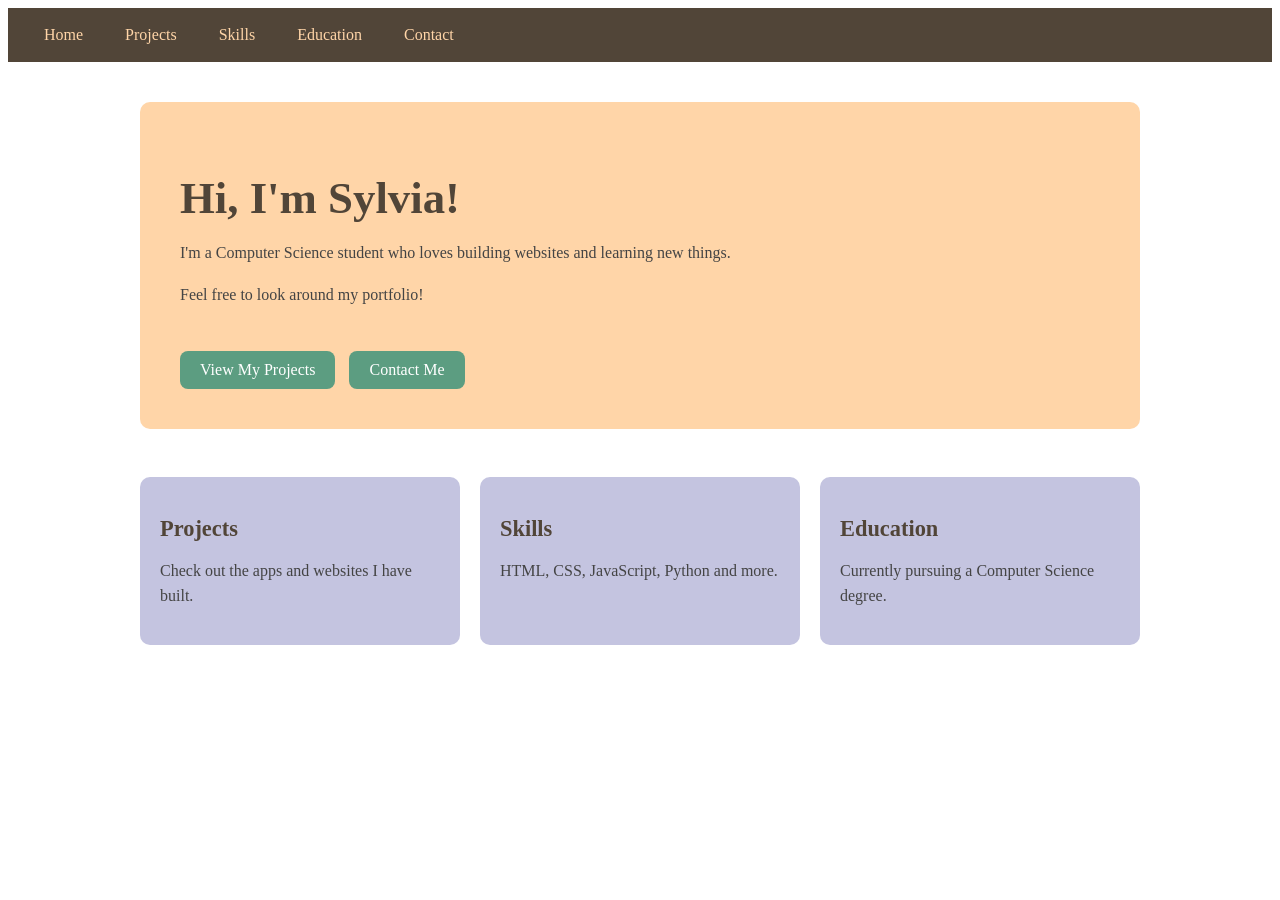
<file: index.html>
<!DOCTYPE html>
<html lang="en">
<head>
    <meta charset="UTF-8">
    <meta name="viewport" content="width=device-width, initial-scale=1.0">
    <title>Sylvia's Portfolio</title>
    <link rel="stylesheet" href="style.css">
</head>
<body>

    <nav class="nav-bar">
        <ul>
            <li><a href="index.html">Home</a></li>
            <li><a href="projects.html">Projects</a></li>
            <li><a href="skills.html">Skills</a></li>
            <li><a href="education.html">Education</a></li>
            <li><a href="contact.html">Contact</a></li>
        </ul>
    </nav>

    <div class="container">

        <div class="home-section">
            <h1>Hi, I'm Sylvia!</h1>
            <p>I'm a Computer Science student who loves building websites and learning new things.</p>
            <p>Feel free to look around my portfolio!</p>
            <br>
            <a href="projects.html" class="btn">View My Projects</a>
            <a href="contact.html" class="btn">Contact Me</a>
        </div>

        <br>

        <div class="cards-row">
            <div class="card">
                <h2>Projects</h2>
                <p>Check out the apps and websites I have built.</p>
            </div>
            <div class="card">
                <h2>Skills</h2>
                <p>HTML, CSS, JavaScript, Python and more.</p>
            </div>
            <div class="card">
                <h2>Education</h2>
                <p>Currently pursuing a Computer Science degree.</p>
            </div>
        </div>

    </div>

</body>
</html>
</file>
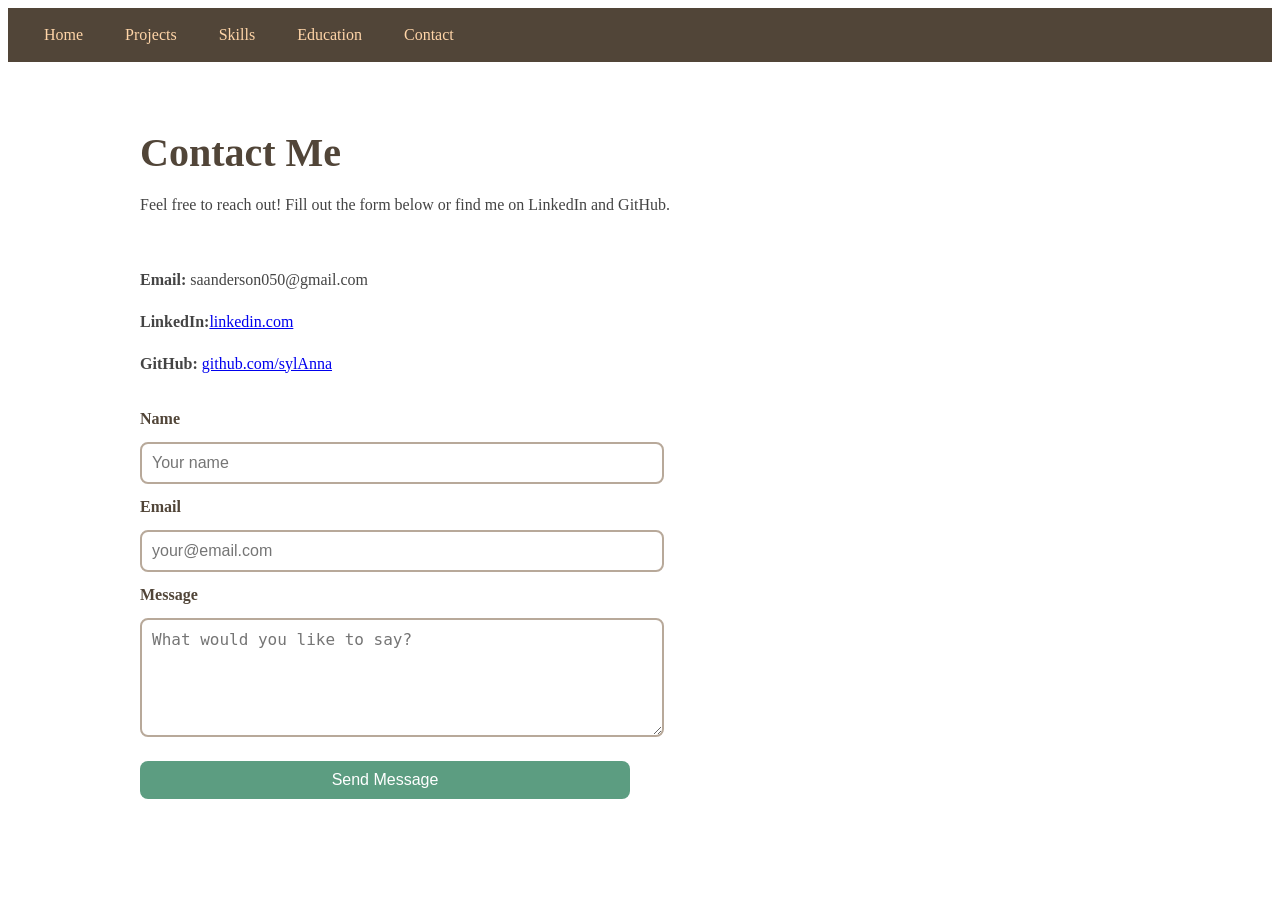
<file: contact.html>
<!DOCTYPE html>
<html lang="en">
<head>
    <meta charset="UTF-8">
    <meta name="viewport" content="width=device-width, initial-scale=1.0">
    <title>Sylvia's Portfolio - Contact</title>
    <link rel="stylesheet" href="style.css">
</head>
<body>

    <nav class="nav-bar">
        <ul>
            <li><a href="index.html">Home</a></li>
            <li><a href="projects.html">Projects</a></li>
            <li><a href="skills.html">Skills</a></li>
            <li><a href="education.html">Education</a></li>
            <li><a href="contact.html">Contact</a></li>
        </ul>
    </nav>

    <div class="container">

        <h1>Contact Me</h1>
        <p>Feel free to reach out! Fill out the form below or find me on LinkedIn and GitHub.</p>
        <br>

        <p><strong>Email:</strong> saanderson050@gmail.com</p>
        <p><strong>LinkedIn:</strong><a href="https://www.linkedin.com/in/sylvia-anderson-37778137b/">linkedin.com</a></p>
        <p><strong>GitHub:</strong> <a href="https://github.com/SylAnna">github.com/sylAnna</a></p>
        <br>

        <form class="contact-form" id="contactForm">
            <label for="name">Name</label>
            <input type="text" id="name" placeholder="Your name" required>

            <label for="email">Email</label>
            <input type="email" id="email" placeholder="your@email.com" required>

            <label for="message">Message</label>
            <textarea id="message" rows="5" placeholder="What would you like to say?" required></textarea>

            <button type="submit" class="btn">Send Message</button>
            <p class="success-msg" id="successMsg">Message sent! I will get back to you soon.</p>
        </form>

    </div>

    <script src="scripts.js"></script>
</body>
</html>
</file>
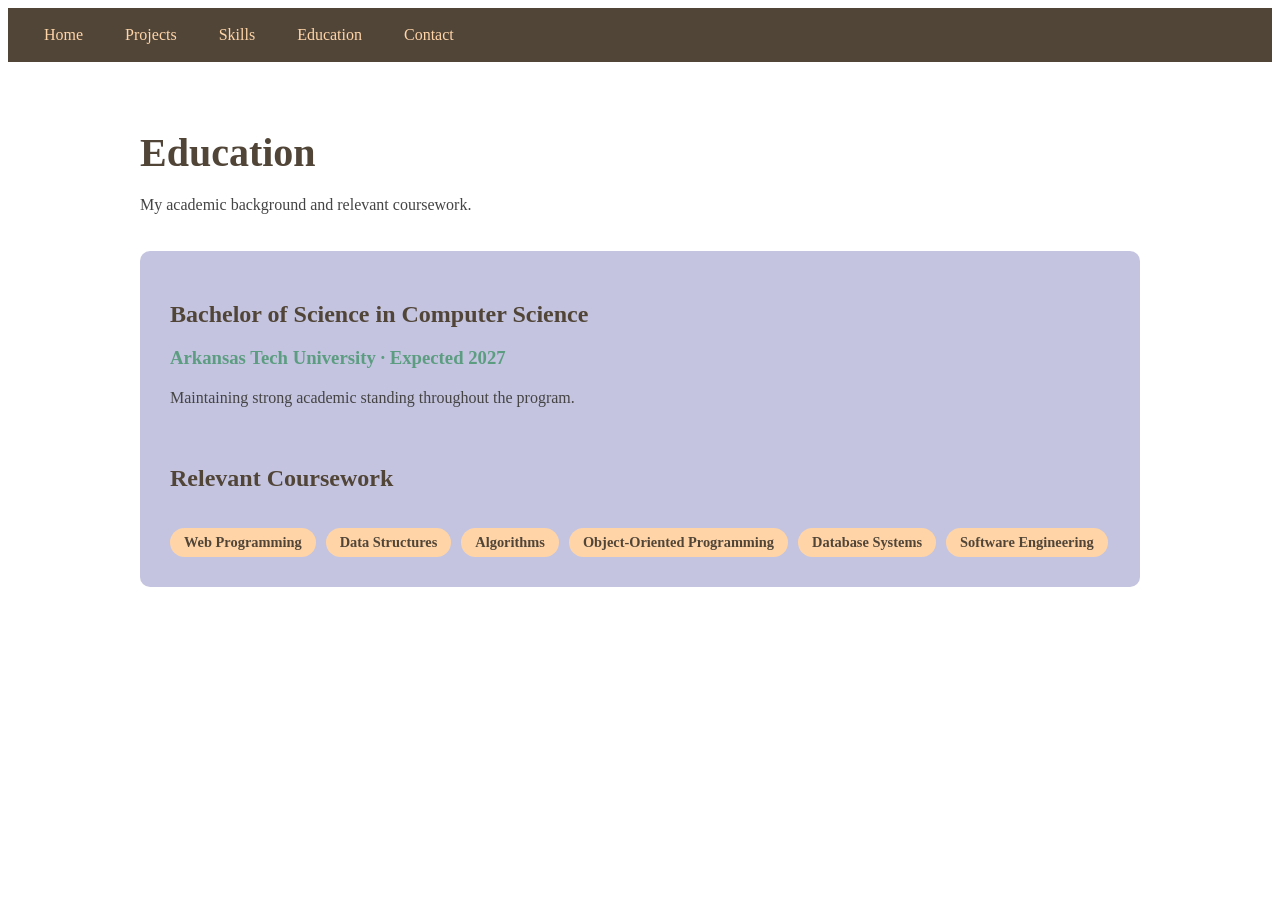
<file: education.html>
<!DOCTYPE html>
<html lang="en">
<head>
    <meta charset="UTF-8">
    <meta name="viewport" content="width=device-width, initial-scale=1.0">
    <title>Sylvia's Portfolio - Education</title>
    <link rel="stylesheet" href="style.css">
</head>
<body>

    <nav class="nav-bar">
        <ul>
            <li><a href="index.html">Home</a></li>
            <li><a href="projects.html">Projects</a></li>
            <li><a href="skills.html">Skills</a></li>
            <li><a href="education.html">Education</a></li>
            <li><a href="contact.html">Contact</a></li>
        </ul>
    </nav>

    <div class="container">

        <h1>Education</h1>
        <p>My academic background and relevant coursework.</p>
        <br>

        <div class="edu-card">
            <h2>Bachelor of Science in Computer Science</h2>
            <h3>Arkansas Tech University &middot Expected 2027</h3>
            <p>Maintaining strong academic standing throughout the program.</p>
            <br>
            <h2>Relevant Coursework</h2>
            <br>
            <div class="tags">
                <span class="tag">Web Programming</span>
                <span class="tag">Data Structures</span>
                <span class="tag">Algorithms</span>
                <span class="tag">Object-Oriented Programming</span>
                <span class="tag">Database Systems</span>
                <span class="tag">Software Engineering</span>
            </div>
        </div>

    </div>

</body>
</html>
</file>
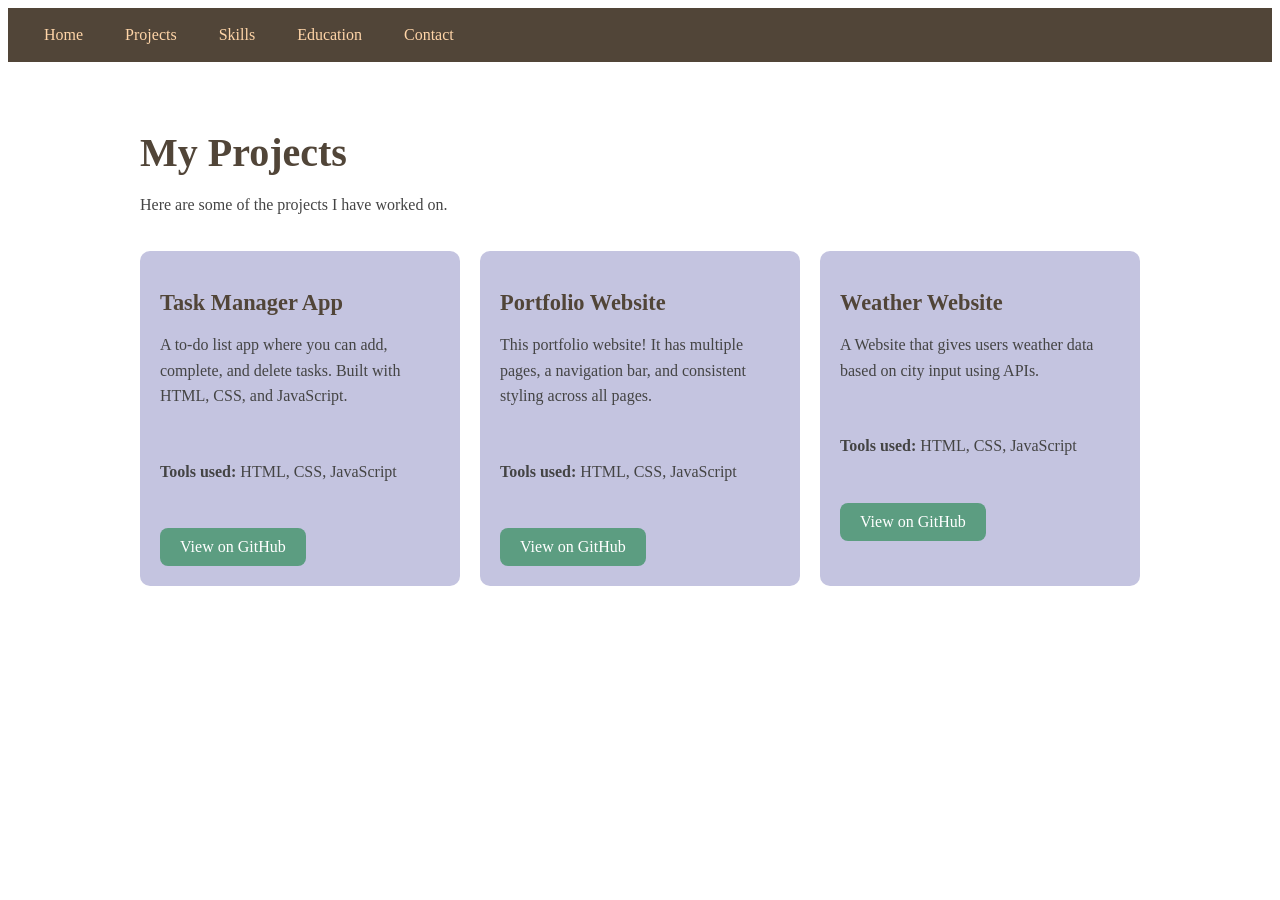
<file: projects.html>
<!DOCTYPE html>
<html lang="en">
<head>
    <meta charset="UTF-8">
    <meta name="viewport" content="width=device-width, initial-scale=1.0">
    <title>Sylvia's Portfolio - Projects</title>
    <link rel="stylesheet" href="style.css">
</head>
<body>

    <nav class="nav-bar">
        <ul>
            <li><a href="index.html">Home</a></li>
            <li><a href="projects.html">Projects</a></li>
            <li><a href="skills.html">Skills</a></li>
            <li><a href="education.html">Education</a></li>
            <li><a href="contact.html">Contact</a></li>
        </ul>
    </nav>

    <div class="container">

        <h1>My Projects</h1>
        <p>Here are some of the projects I have worked on.</p>
        <br>

        <div class="cards-row">

            <div class="card">
                <h2>Task Manager App</h2>
                <p>A to-do list app where you can add, complete, and delete tasks. Built with HTML, CSS, and JavaScript.</p>
                <br>
                <p><strong>Tools used:</strong> HTML, CSS, JavaScript</p>
                <br>
                <a href="#" class="btn">View on GitHub</a>
            </div>

            <div class="card">
                <h2>Portfolio Website</h2>
                <p>This portfolio website! It has multiple pages, a navigation bar, and consistent styling across all pages.</p>
                <br>
                <p><strong>Tools used:</strong> HTML, CSS, JavaScript</p>
                <br>
                <a href="#" class="btn">View on GitHub</a>
            </div>

            <div class="card">
                <h2>Weather Website</h2>
                <p>A Website that gives users weather data based on city input using APIs.</p>
                <br>
                <p><strong>Tools used:</strong> HTML, CSS, JavaScript</p>
                <br>
                <a href="#" class="btn">View on GitHub</a>
            </div>

        </div>

    </div>

</body>
</html>
</file>
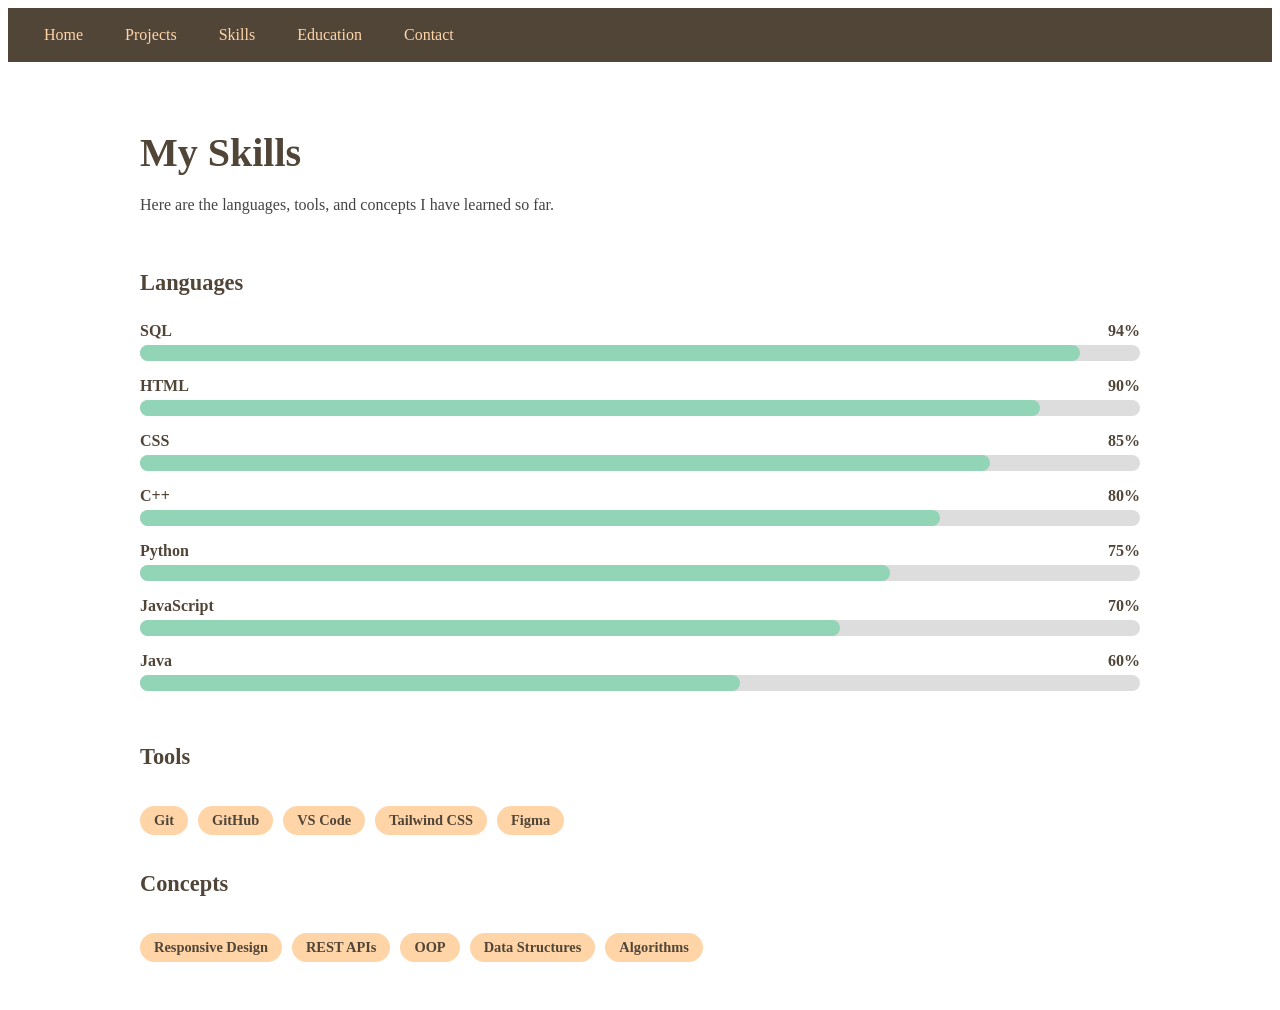
<file: skills.html>
<!DOCTYPE html>
<html lang="en">
<head>
    <meta charset="UTF-8">
    <meta name="viewport" content="width=device-width, initial-scale=1.0">
    <title>Sylvia's Portfolio - Skills</title>
    <link rel="stylesheet" href="style.css">
</head>
<body>

    <nav class="nav-bar">
        <ul>
            <li><a href="index.html">Home</a></li>
            <li><a href="projects.html">Projects</a></li>
            <li><a href="skills.html">Skills</a></li>
            <li><a href="education.html">Education</a></li>
            <li><a href="contact.html">Contact</a></li>
        </ul>
    </nav>

    <div class="container">

        <h1>My Skills</h1>
        <p>Here are the languages, tools, and concepts I have learned so far.</p>
        <br>

        <h2>Languages</h2>
        <br>

        <div class="skill-bar-container">
            <div class="skill-label"><span>SQL</span><span>94%</span></div>
            <div class="skill-bar"><div class="skill-fill" data-width="94"></div></div>
        </div>


        <div class="skill-bar-container">
            <div class="skill-label"><span>HTML</span><span>90%</span></div>
            <div class="skill-bar"><div class="skill-fill" data-width="90"></div></div>
        </div>

        <div class="skill-bar-container">
            <div class="skill-label"><span>CSS</span><span>85%</span></div>
            <div class="skill-bar"><div class="skill-fill" data-width="85"></div></div>
        </div>


        <div class="skill-bar-container">
            <div class="skill-label"><span>C++</span><span>80%</span></div>
            <div class="skill-bar"><div class="skill-fill" data-width="80"></div></div>
        </div>


        <div class="skill-bar-container">
            <div class="skill-label"><span>Python</span><span>75%</span></div>
            <div class="skill-bar"><div class="skill-fill" data-width="75"></div></div>
        </div>


       <div class="skill-bar-container">
            <div class="skill-label"><span>JavaScript</span><span>70%</span></div>
            <div class="skill-bar"><div class="skill-fill" data-width="70"></div></div>
        </div>

 
        <div class="skill-bar-container">
            <div class="skill-label"><span>Java</span><span>60%</span></div>
            <div class="skill-bar"><div class="skill-fill" data-width="60"></div></div>
        </div>



        <br>
        <h2>Tools</h2>
        <br>
        <div class="tags">
            <span class="tag">Git</span>
            <span class="tag">GitHub</span>
            <span class="tag">VS Code</span>
            <span class="tag">Tailwind CSS</span>
            <span class="tag">Figma</span>
        </div>

        <br>
        <h2>Concepts</h2>
        <br>
        <div class="tags">
            <span class="tag">Responsive Design</span>
            <span class="tag">REST APIs</span>
            <span class="tag">OOP</span>
            <span class="tag">Data Structures</span>
            <span class="tag">Algorithms</span>
        </div>

    </div>

    <script src="scripts.js"></script>
</body>
</html>
</file>
<file: style.css>
/* nav bar */
.nav-bar {
    background-color: #514538;
    padding: 10px 20px;
    position: sticky;
    top: 0;
}

.nav-bar ul {
    list-style: none;
    display: flex;
    flex-direction: row;
    gap: 10px;
    margin: 0;
    padding: 0;
}

.nav-bar ul li {
    background-color: #514538;
    border-radius: 0;
    padding: 0;
    font-size: 1rem;
    opacity: 100%;
    gap: 0;
}

.nav-bar ul li a {
    color: #FFD5A8;
    text-decoration: none;
    padding: 8px 16px;
    display: block;
    border-radius: 8px;
}

.nav-bar ul li a:hover {
    background-color: #FFD5A8;
    color: #514538;
}

/* main container */
.container {
    padding: 40px;
    max-width: 1000px;
    margin: 0 auto;
}

h1 {
    font-size: 2.5rem;
    color: #514538;
    margin-bottom: 10px;
}

h2 {
    font-size: 1.4rem;
    color: #514538;
    margin-bottom: 8px;
}

p {
    font-size: 1rem;
    color: #444;
    line-height: 1.6;
}

/* home section */
.home-section {
    background-color: #FFD5A8;
    padding: 40px;
    border-radius: 10px;
    margin-bottom: 30px;
}

.home-section h1 {
    font-size: 2.8rem;
}

/* cards row */
.cards-row {
    display: flex;
    flex-direction: row;
    gap: 20px;
    flex-wrap: wrap;
}

.card {
    background-color: rgb(196, 196, 224);
    border-radius: 10px;
    padding: 20px;
    flex: 1;
    min-width: 220px;
}

/* buttons */
.btn {
    display: inline-block;
    background-color: #5C9D81;
    color: white;
    padding: 10px 20px;
    border-radius: 8px;
    text-decoration: none;
    font-size: 1rem;
    margin-right: 10px;
    margin-top: 10px;
    border: none;
    cursor: pointer;
}

.btn:hover {
    background-color: #514538;
}

/* skill bars */
.skill-bar-container {
    margin-bottom: 16px;
}

.skill-label {
    display: flex;
    justify-content: space-between;
    margin-bottom: 5px;
    font-size: 1rem;
    color: #514538;
    font-weight: bold;
}

.skill-bar {
    background-color: #ddd;
    border-radius: 10px;
    height: 16px;
}

.skill-fill {
    background-color: #91D4B6;
    height: 16px;
    border-radius: 10px;
    width: 0%;
    transition: width 1s ease;
}

/* tags */
.tags {
    display: flex;
    flex-wrap: wrap;
    gap: 10px;
    margin-top: 10px;
}

.tag {
    background-color: #FFD5A8;
    color: #514538;
    padding: 6px 14px;
    border-radius: 20px;
    font-size: 0.9rem;
    font-weight: bold;
}

/* contact form */
.contact-form {
    display: flex;
    flex-direction: column;
    gap: 14px;
    max-width: 500px;
}

.contact-form label {
    font-size: 1rem;
    color: #514538;
    font-weight: bold;
}

.contact-form input,
.contact-form textarea {
    font-size: 1rem;
    padding: 10px;
    border: 2px solid #B8A99A;
    border-radius: 8px;
    width: 100%;
}

.contact-form input:focus,
.contact-form textarea:focus {
    border-color: #91D4B6;
    outline: none;
}

.success-msg {
    color: #5C9D81;
    font-weight: bold;
    font-size: 1rem;
    display: none;
}

/* education card */
.edu-card {
    background-color: rgb(196, 196, 224);
    border-radius: 10px;
    padding: 30px;
    margin-bottom: 20px;
}

.edu-card h2 {
    font-size: 1.5rem;
}

.edu-card h3 {
    color: #5C9D81;
    margin-bottom: 10px;
}

/* responsive */
@media screen and (max-width: 700px) {
    .cards-row {
        flex-direction: column;
    }

    .container {
        padding: 20px;
    }

    .nav-bar ul {
        flex-wrap: wrap;
        gap: 5px;
    }
}
</file>
